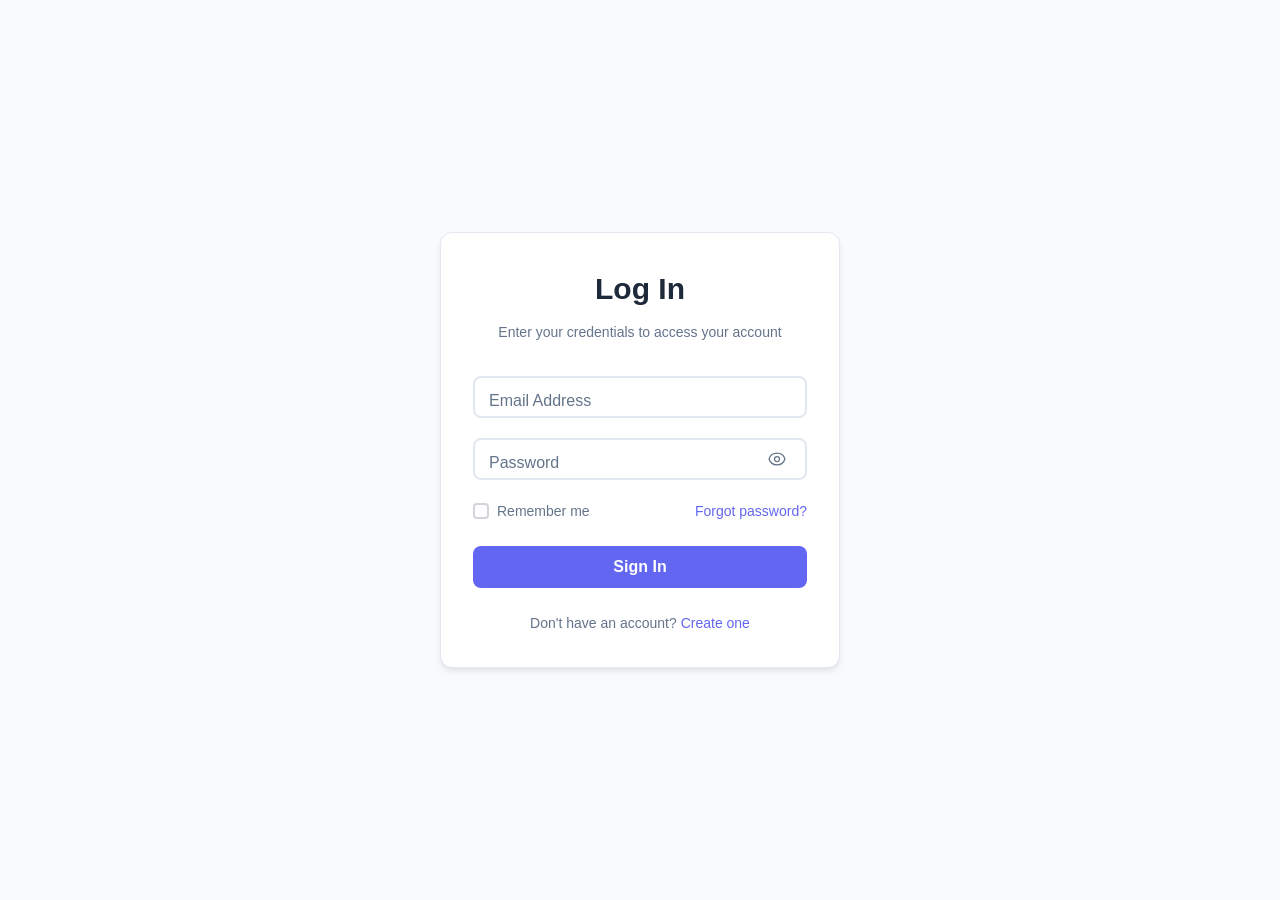
<file: ByteBank.Web/wwwroot/LoginPage/LoginStyle.html>
﻿<!DOCTYPE html>
<html lang="en">
<head>
    <meta charset="UTF-8">
    <meta name="viewport" content="width=device-width, initial-scale=1.0">
    <title>  Login Form</title>
    <link rel="stylesheet" href="style.css">
</head>
<body>
    <div class="login-container">
        <div class="login-card">
            <div class="login-header">
                <h2> Log In</h2>
                <p>Enter your credentials to access your account</p>
            </div>

            <form class="login-form" id="loginForm" novalidate>
                <div class="form-group">
                    <div class="input-wrapper">
                        <input type="email" id="email" name="email" required autocomplete="email">
                        <label for="email">Email Address</label>
                    </div>
                    <span class="error-message" id="emailError"></span>
                </div>

                <div class="form-group">
                    <div class="input-wrapper password-wrapper">
                        <input type="password" id="password" name="password" required autocomplete="current-password">
                        <label for="password">Password</label>
                        <button type="button" class="password-toggle" id="passwordToggle" aria-label="Toggle password visibility">
                            <span class="eye-icon"></span>
                        </button>
                    </div>
                    <span class="error-message" id="passwordError"></span>
                </div>

                <div class="form-options">
                    <label class="remember-wrapper">
                        <input type="checkbox" id="remember" name="remember">
                        <span class="checkbox-label">
                            <span class="checkmark"></span>
                            Remember me
                        </span>
                    </label>
                    <a href="#" class="forgot-password">Forgot password?</a>
                </div>

                <button type="submit" class="login-btn">
                    <span class="btn-text">Sign In</span>
                    <span class="btn-loader"></span>
                </button>
            </form>

            <div class="signup-link">
                <p>Don't have an account? <a href="#">Create one</a></p>
            </div>

            <div class="success-message" id="successMessage">
                <div class="success-icon">✓</div>
                <h3>Login Successful!</h3>
                <p>Redirecting to your dashboard...</p>
            </div>
        </div>
    </div>

    <script src="script.js"></script>
</body>
</html>
</file>
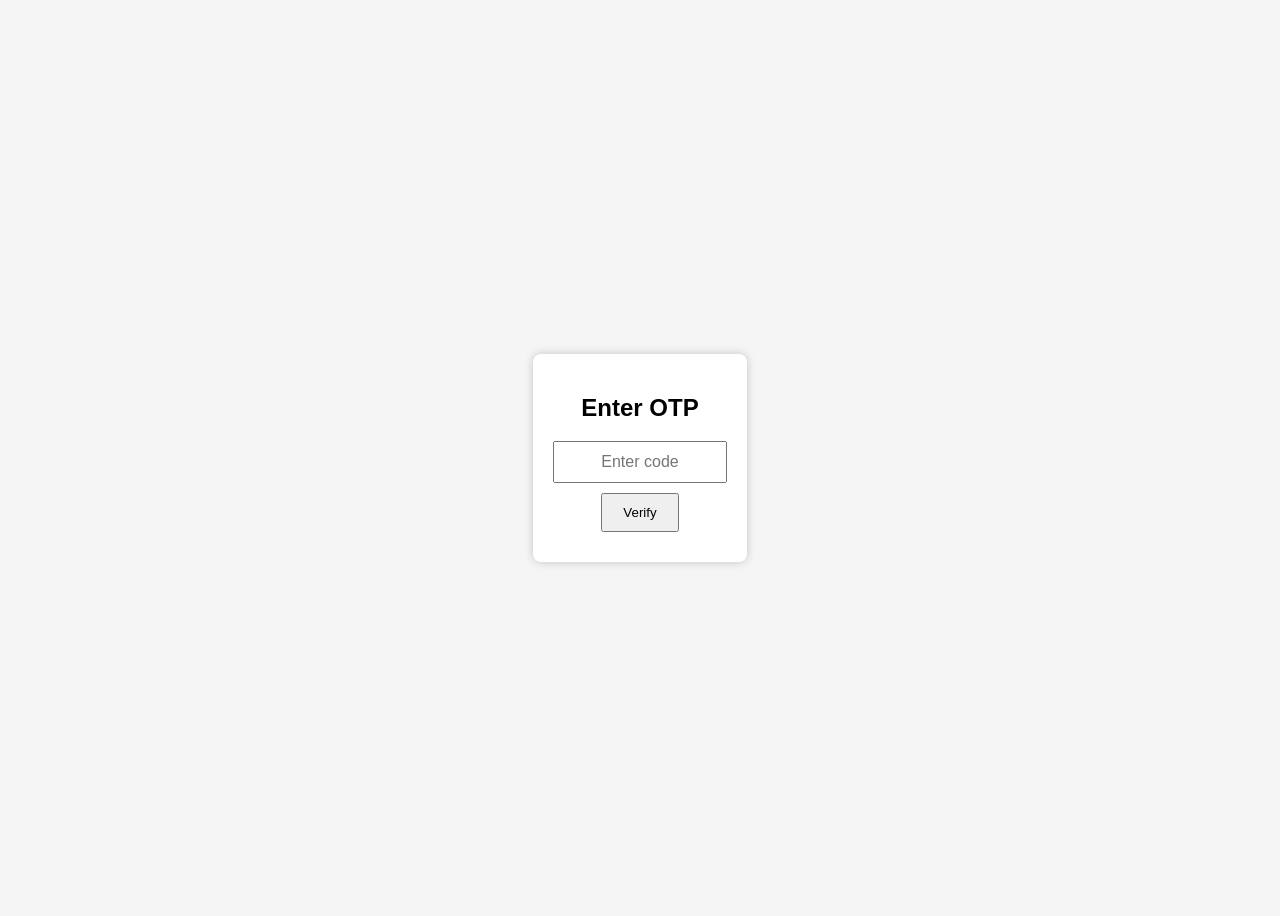
<file: ByteBank.Web/wwwroot/LoginPage/VerifiyOpt.html>
﻿<!DOCTYPE html>
<html>
<head>
    <meta charset="utf-8" />
    <title>Verify OTP</title>

    <style>
        body {
            font-family: Arial;
            display: flex;
            justify-content: center;
            align-items: center;
            height: 100vh;
            background: #f5f5f5;
        }

        .otp-container {
            background: white;
            padding: 20px;
            border-radius: 8px;
            box-shadow: 0 0 10px rgba(0,0,0,0.2);
            text-align: center;
        }

        input {
            padding: 10px;
            font-size: 16px;
            width: 150px;
            text-align: center;
        }

        button {
            padding: 10px 20px;
            margin-top: 10px;
            cursor: pointer;
        }

        .error {
            color: red;
            margin-top: 10px;
        }
    </style>
</head>
<body>

    <div class="otp-container">
        <h2>Enter OTP</h2>
        <input type="text" id="otpInput" placeholder="Enter code" maxlength="6">
        <br>
        <button id="verifyBtn">Verify</button>
        <div class="error" id="errorMsg"></div>
    </div>

    <script>
        
        const params = new URLSearchParams(window.location.search);
        const email = params.get("email");

        console.log("Email from URL:", email);

        const otpInput = document.getElementById("otpInput");
        const verifyBtn = document.getElementById("verifyBtn");
        const errorMsg = document.getElementById("errorMsg");

        verifyBtn.addEventListener("click", async () => {

            const code = otpInput.value.trim();

            if (!email) {
                errorMsg.textContent = "Email missing ";
                return;
            }

            if (code === "") {
                errorMsg.textContent = "Please enter the OTP";
                return;
            }

            try {
                const response = await fetch("https://localhost:7175/api/Authentication/VerifyOTP", {
                    method: "POST",
                    headers: {
                        "Content-Type": "application/json"
                    },
                    body: JSON.stringify({
                        email: email,
                        code: code
                    })
                });

                const data = await response.json();
                console.log("Response:", data);

                if (response.ok) {
                    localStorage.setItem("Token", data.token);
                    alert("OTP Verified!");
                    window.location.href = "dashboard.html";
                } else {
                    errorMsg.textContent = data.message || "Invalid OTP!";
                }

            } catch (err) {
                errorMsg.textContent = "Server error. Try again!";
                console.error(err);

            }
        });
    </script>

</body>
</html>
</file>
<file: ByteBank.Web/wwwroot/LoginPage/style.css>
﻿
* {
    margin: 0;
    padding: 0;
    box-sizing: border-box;
}

body {
    font-family: -apple-system, BlinkMacSystemFont, 'Segoe UI', Roboto, 'Helvetica Neue', Arial, sans-serif;
    background: #f8fafc;
    min-height: 100vh;
    display: flex;
    align-items: center;
    justify-content: center;
    padding: 20px;
    line-height: 1.6;
    color: #334155;
}

.login-container {
    width: 100%;
    max-width: 400px;
}

.login-card {
    background: white;
    border-radius: 12px;
    padding: 32px;
    border: 1px solid #e2e8f0;
    box-shadow: 0 4px 6px -1px rgba(0, 0, 0, 0.1);
}

.login-header {
    text-align: center;
    margin-bottom: 32px;
}

    .login-header h2 {
        font-size: 1.875rem;
        font-weight: 700;
        color: #1e293b;
        margin-bottom: 8px;
    }

    .login-header p {
        color: #64748b;
        font-size: 0.875rem;
    }

/* Form Styles */
.form-group {
    margin-bottom: 20px;
}

.input-wrapper {
    position: relative;
    display: flex;
    flex-direction: column;
}

    .input-wrapper input {
        background: white;
        border: 2px solid #e2e8f0;
        border-radius: 8px;
        padding: 12px 16px 8px 16px;
        color: #1e293b;
        font-size: 16px;
        transition: all 0.2s ease;
        width: 100%;
        outline: none;
    }

        .input-wrapper input::placeholder {
            color: transparent;
        }

    .input-wrapper label {
        position: absolute;
        left: 16px;
        top: 12px;
        color: #64748b;
        font-size: 16px;
        transition: all 0.2s ease;
        pointer-events: none;
        transform-origin: left top;
    }

    .input-wrapper input:focus,
    .input-wrapper input:valid,
    .input-wrapper input.has-value {
        border-color: #6366f1;
    }

        .input-wrapper input:focus + label,
        .input-wrapper input:valid + label,
        .input-wrapper input.has-value + label {
            transform: translateY(-8px) scale(0.875);
            color: #6366f1;
            font-weight: 500;
        }

/* Password Toggle */
.password-wrapper {
    position: relative;
}

    .password-wrapper input {
        padding-right: 48px;
    }

.password-toggle {
    position: absolute;
    right: 12px;
    top: 50%;
    transform: translateY(-50%);
    background: none;
    border: none;
    cursor: pointer;
    padding: 8px;
    color: #64748b;
    transition: color 0.2s ease;
}

    .password-toggle:hover {
        color: #1e293b;
    }

.eye-icon {
    display: block;
    width: 20px;
    height: 20px;
    background-image: url("data:image/svg+xml,%3csvg xmlns='http://www.w3.org/2000/svg' fill='none' viewBox='0 0 24 24' stroke='%2364748b' stroke-width='1.5'%3e%3cpath stroke-linecap='round' stroke-linejoin='round' d='M15 12a3 3 0 11-6 0 3 3 0 016 0z'/%3e%3cpath stroke-linecap='round' stroke-linejoin='round' d='M2.458 12C3.732 7.943 7.523 5 12 5c4.478 0 8.268 2.943 9.542 7-1.274 4.057-5.064 7-9.542 7-4.477 0-8.268-2.943-9.542-7z'/%3e%3c/svg%3e");
    background-size: contain;
    background-repeat: no-repeat;
    background-position: center;
    transition: background-image 0.2s ease;
}

    .eye-icon.show-password {
        background-image: url("data:image/svg+xml,%3csvg xmlns='http://www.w3.org/2000/svg' fill='none' viewBox='0 0 24 24' stroke='%2364748b' stroke-width='1.5'%3e%3cpath stroke-linecap='round' stroke-linejoin='round' d='M3.98 8.223A10.477 10.477 0 001.934 12C3.226 16.338 7.244 19.5 12 19.5c.993 0 1.953-.138 2.863-.395M6.228 6.228A10.45 10.45 0 0112 4.5c4.756 0 8.773 3.162 10.065 7.498a10.523 10.523 0 01-4.293 5.774M6.228 6.228L3 3m3.228 3.228l3.65 3.65m7.894 7.894L21 21m-3.228-3.228l-3.65-3.65m0 0a3 3 0 11-4.243-4.243m4.242 4.242L9.88 9.88'/%3e%3c/svg%3e");
    }

/* Error Messages */
.error-message {
    display: block;
    color: #ef4444;
    font-size: 0.75rem;
    font-weight: 500;
    margin-top: 4px;
    margin-left: 4px;
    opacity: 0;
    transform: translateY(-4px);
    transition: all 0.2s ease;
}

    .error-message.show {
        opacity: 1;
        transform: translateY(0);
    }

.form-group.error .input-wrapper input {
    border-color: #ef4444;
}

/* Form Options */
.form-options {
    display: flex;
    justify-content: space-between;
    align-items: center;
    margin-bottom: 24px;
    flex-wrap: wrap;
    gap: 12px;
}

.remember-wrapper {
    display: flex;
    align-items: center;
    gap: 8px;
    cursor: pointer;
}

    .remember-wrapper input[type="checkbox"] {
        display: none;
    }

.checkbox-label {
    color: #64748b;
    font-size: 0.875rem;
    cursor: pointer;
    user-select: none;
    display: flex;
    align-items: center;
    gap: 8px;
}

.checkmark {
    width: 16px;
    height: 16px;
    border: 2px solid #d1d5db;
    border-radius: 4px;
    display: flex;
    align-items: center;
    justify-content: center;
    transition: all 0.2s ease;
    flex-shrink: 0;
    background: white;
}

.remember-wrapper input[type="checkbox"]:checked ~ .checkbox-label .checkmark {
    background: #6366f1;
    border-color: #6366f1;
}

    .remember-wrapper input[type="checkbox"]:checked ~ .checkbox-label .checkmark::after {
        content: '✓';
        color: white;
        font-size: 10px;
        font-weight: bold;
    }

.forgot-password {
    color: #6366f1;
    text-decoration: none;
    font-size: 0.875rem;
    font-weight: 500;
    transition: color 0.2s ease;
}

    .forgot-password:hover {
        color: #4f46e5;
    }

/* Button */
.login-btn {
    width: 100%;
    background: #6366f1;
    border: none;
    border-radius: 8px;
    padding: 12px 24px;
    color: white;
    font-size: 16px;
    font-weight: 600;
    cursor: pointer;
    transition: all 0.2s ease;
    position: relative;
    margin-bottom: 24px;
}

    .login-btn:hover {
        background: #4f46e5;
    }

    .login-btn:active {
        transform: translateY(1px);
    }

    /* Loading State */
    .login-btn.loading {
        pointer-events: none;
        background: #a5a6f6;
    }

.btn-text {
    transition: opacity 0.2s ease;
}

.btn-loader {
    position: absolute;
    top: 50%;
    left: 50%;
    transform: translate(-50%, -50%);
    width: 16px;
    height: 16px;
    border: 2px solid transparent;
    border-top: 2px solid white;
    border-radius: 50%;
    opacity: 0;
    animation: spin 1s linear infinite;
    transition: opacity 0.2s ease;
}

.login-btn.loading .btn-text {
    opacity: 0;
}

.login-btn.loading .btn-loader {
    opacity: 1;
}

/* Signup Link */
.signup-link {
    text-align: center;
}

    .signup-link p {
        color: #64748b;
        font-size: 0.875rem;
    }

    .signup-link a {
        color: #6366f1;
        text-decoration: none;
        font-weight: 500;
        transition: color 0.2s ease;
    }

        .signup-link a:hover {
            color: #4f46e5;
        }

/* Success Message */
.success-message {
    display: none;
    text-align: center;
    padding: 32px 20px;
    opacity: 0;
    transform: translateY(20px);
    transition: all 0.3s ease;
}

    .success-message.show {
        display: block;
        opacity: 1;
        transform: translateY(0);
    }

.success-icon {
    width: 48px;
    height: 48px;
    background: #22c55e;
    border-radius: 50%;
    display: flex;
    align-items: center;
    justify-content: center;
    font-size: 20px;
    color: white;
    margin: 0 auto 16px;
    animation: successPulse 0.5s ease;
}

.success-message h3 {
    color: #1e293b;
    font-size: 1.25rem;
    margin-bottom: 8px;
}

.success-message p {
    color: #64748b;
    font-size: 0.875rem;
}

/* Animations */
@keyframes spin {
    0% {
        transform: translate(-50%, -50%) rotate(0deg);
    }

    100% {
        transform: translate(-50%, -50%) rotate(360deg);
    }
}

@keyframes successPulse {
    0% {
        transform: scale(0);
    }

    50% {
        transform: scale(1.1);
    }

    100% {
        transform: scale(1);
    }
}

/* Mobile Responsive */
@media (max-width: 480px) {
    .login-card {
        padding: 24px;
        margin: 10px;
    }

    .login-header h2 {
        font-size: 1.5rem;
    }

    .form-options {
        flex-direction: column;
        align-items: flex-start;
        gap: 16px;
    }
}
</file>
